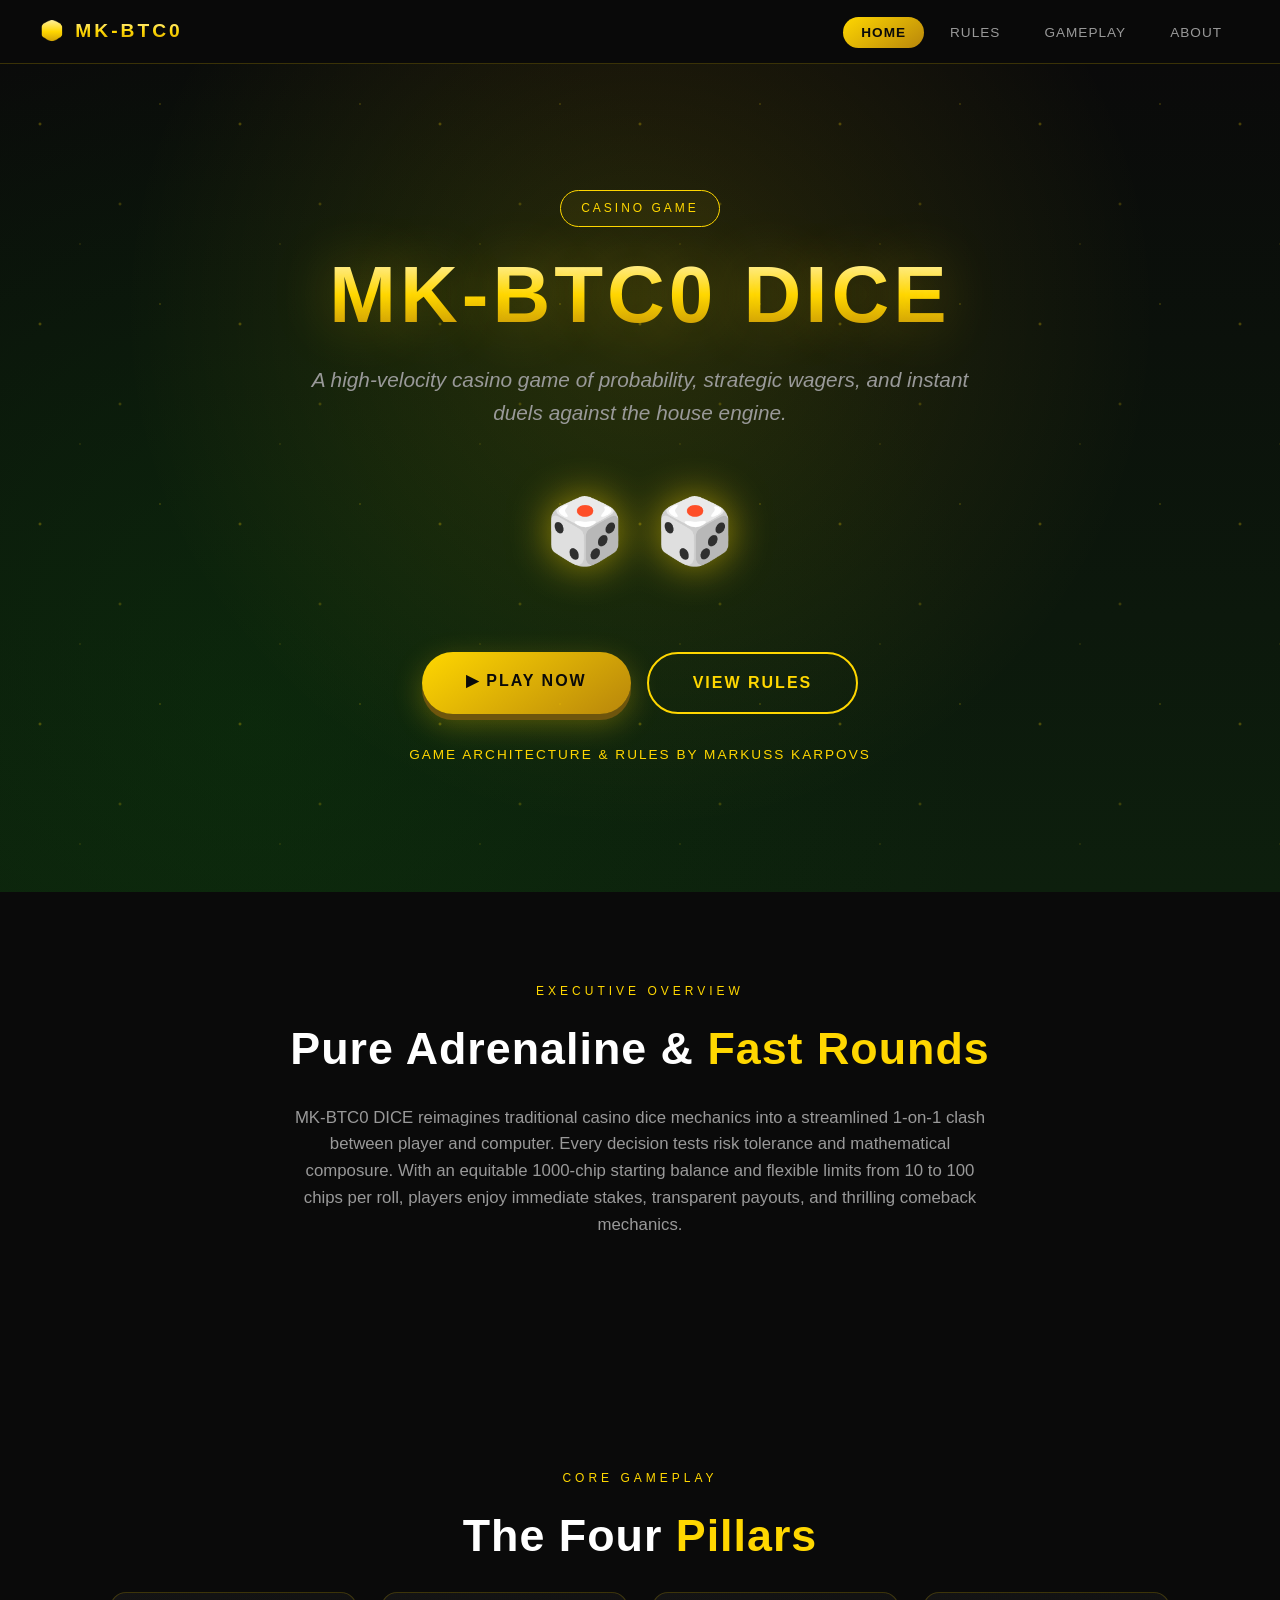
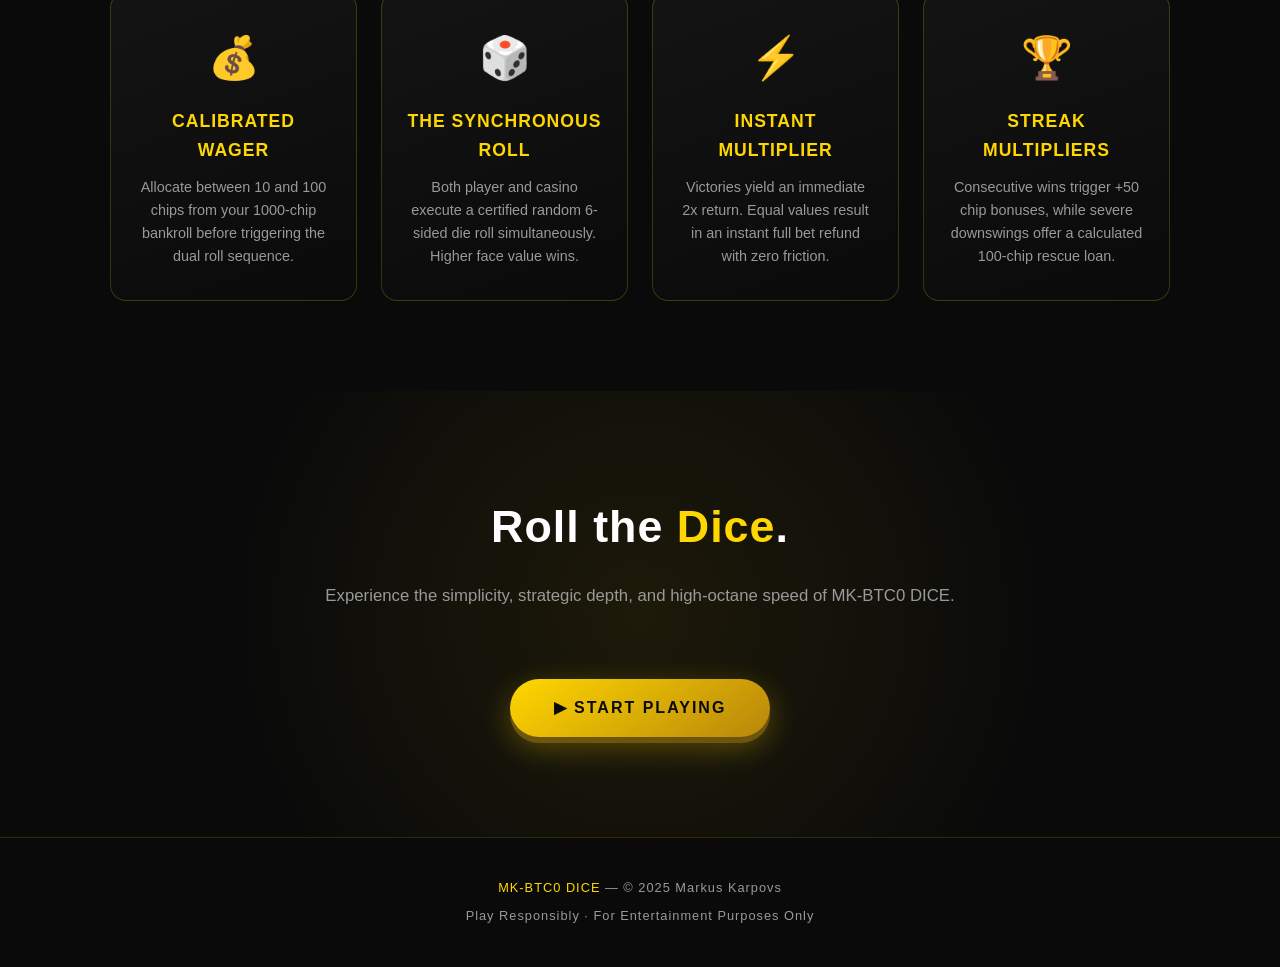
<file: index.html>
<!DOCTYPE html>
<html lang="en">
<head>
<meta charset="UTF-8">
<meta name="viewport" content="width=device-width, initial-scale=1.0">
<title>MK-BTC0 DICE — Casino Game</title>
<link rel="stylesheet" href="style.css">
</head>
<body>

<!-- NAVBAR -->
<nav class="navbar">
  <a href="index.html" class="logo">🎲 MK-BTC0</a>
  <ul>
    <li><a href="index.html" class="nav-link active">Home</a></li>
    <li><a href="rules.html" class="nav-link">Rules</a></li>
    <li><a href="gameplay.html" class="nav-link">Gameplay</a></li>
    <li><a href="about.html" class="nav-link">About</a></li>
  </ul>
</nav>

<!-- HERO -->
<div class="hero">
  <span class="hero-badge">Casino Game</span>
  <h1>MK-BTC0 DICE</h1>
  <p class="tagline">
    A high-velocity casino game of probability, strategic wagers,
    and instant duels against the house engine.
  </p>
  <div class="hero-dice">
    <span>🎲</span>
    <span>🎲</span>
  </div>
  <div class="btn-row">
    <a href="gameplay.html" class="cta-btn">▶ Play Now</a>
    <a href="rules.html" class="cta-btn outline">View Rules</a>
  </div>
  <p class="author">Game Architecture &amp; Rules by Markuss Karpovs</p>
</div>

<!-- OVERVIEW -->
<section>
  <span class="section-label">Executive Overview</span>
  <h2>Pure Adrenaline &amp; <span class="accent">Fast Rounds</span></h2>
  <p class="section-desc">
    MK-BTC0 DICE reimagines traditional casino dice mechanics into a streamlined
    1-on-1 clash between player and computer. Every decision tests risk tolerance
    and mathematical composure. With an equitable 1000-chip starting balance and
    flexible limits from 10 to 100 chips per roll, players enjoy immediate stakes,
    transparent payouts, and thrilling comeback mechanics.
  </p>
</section>

<!-- PILLARS -->
<section>
  <span class="section-label">Core Gameplay</span>
  <h2>The Four <span class="accent">Pillars</span></h2>
  <div class="pillars">
    <div class="pillar">
      <span class="icon">💰</span>
      <h3>Calibrated Wager</h3>
      <p>Allocate between 10 and 100 chips from your 1000-chip bankroll before triggering the dual roll sequence.</p>
    </div>
    <div class="pillar">
      <span class="icon">🎲</span>
      <h3>The Synchronous Roll</h3>
      <p>Both player and casino execute a certified random 6-sided die roll simultaneously. Higher face value wins.</p>
    </div>
    <div class="pillar">
      <span class="icon">⚡</span>
      <h3>Instant Multiplier</h3>
      <p>Victories yield an immediate 2x return. Equal values result in an instant full bet refund with zero friction.</p>
    </div>
    <div class="pillar">
      <span class="icon">🏆</span>
      <h3>Streak Multipliers</h3>
      <p>Consecutive wins trigger +50 chip bonuses, while severe downswings offer a calculated 100-chip rescue loan.</p>
    </div>
  </div>
</section>

<!-- CTA -->
<div class="cta-section">
  <h2>Roll the <span class="accent">Dice</span>.</h2>
  <p class="section-desc">
    Experience the simplicity, strategic depth, and high-octane speed of MK-BTC0 DICE.
  </p>
  <a href="gameplay.html" class="cta-btn">▶ Start Playing</a>
</div>

<footer>
  <p><span class="gold">MK-BTC0 DICE</span> — © 2025 Markus Karpovs</p>
  <p style="margin-top:8px;">Play Responsibly · For Entertainment Purposes Only</p>
</footer>

</body>
</html>
</file>
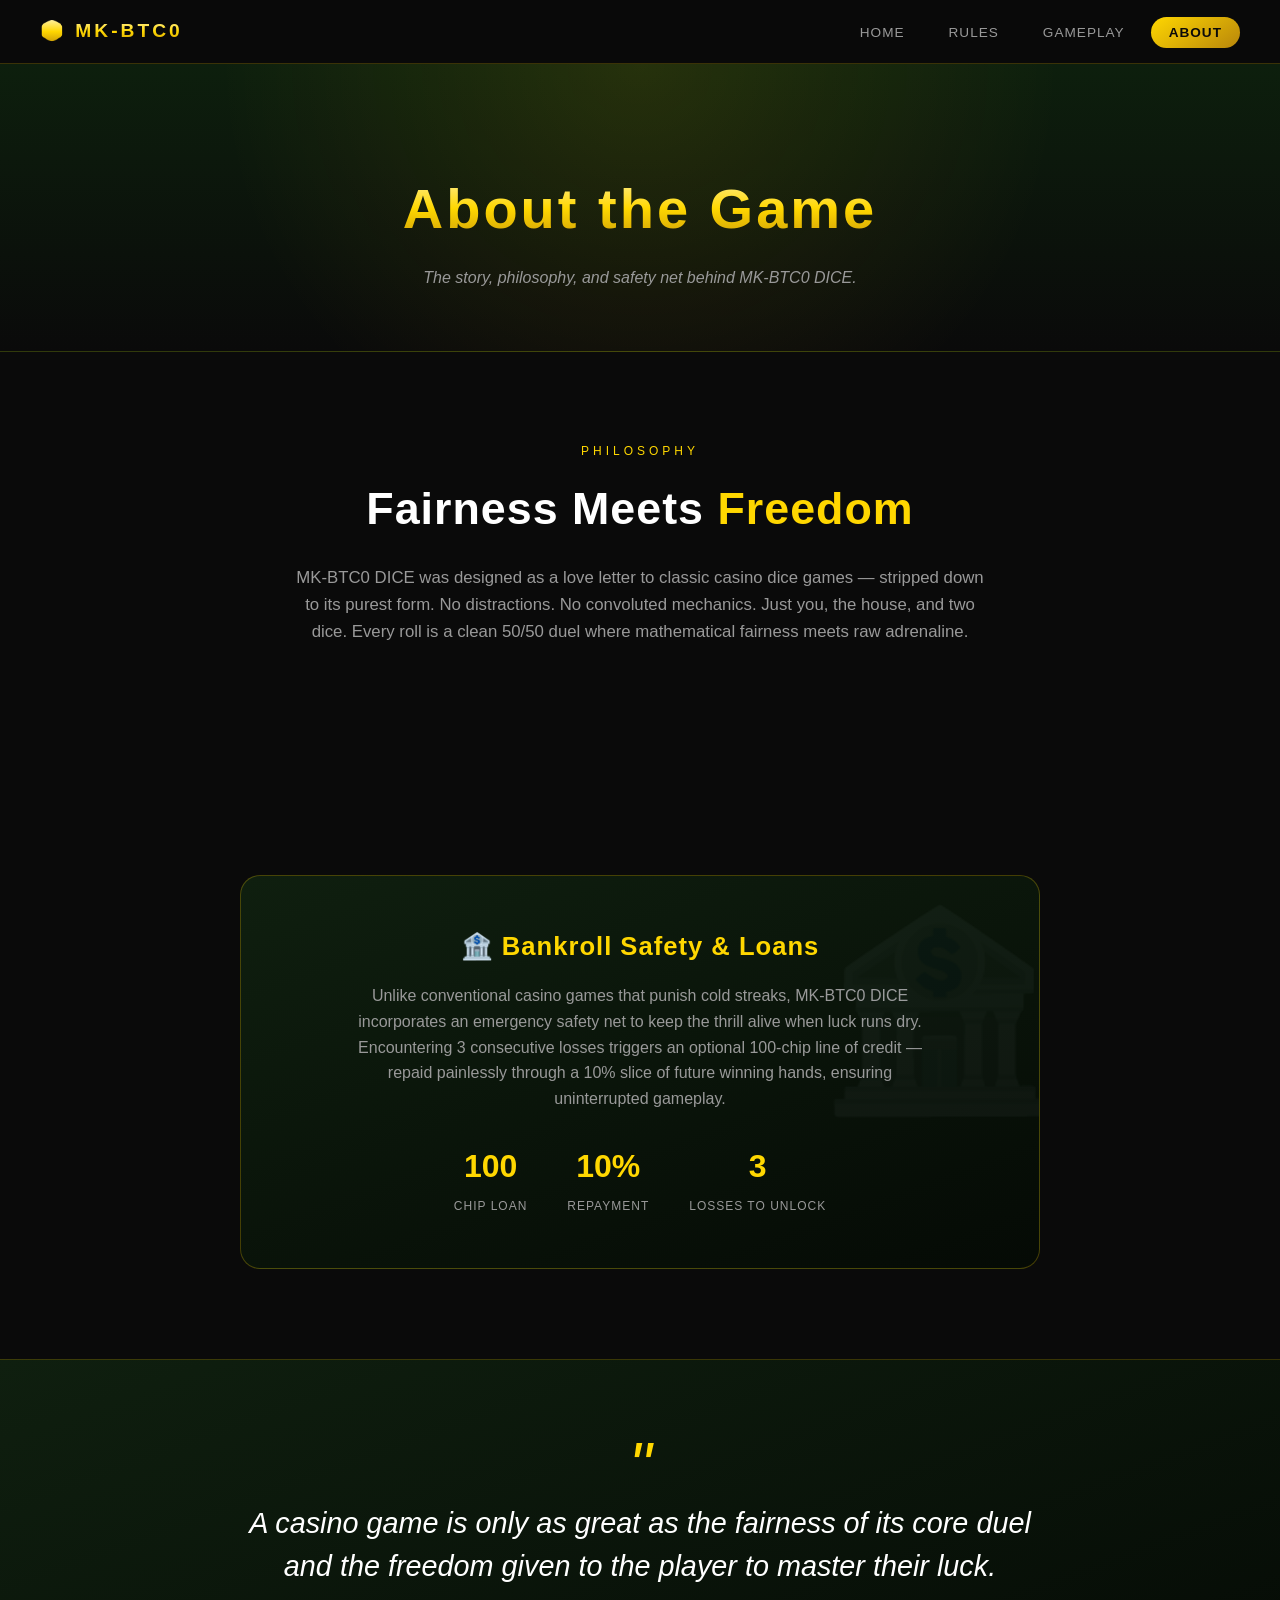
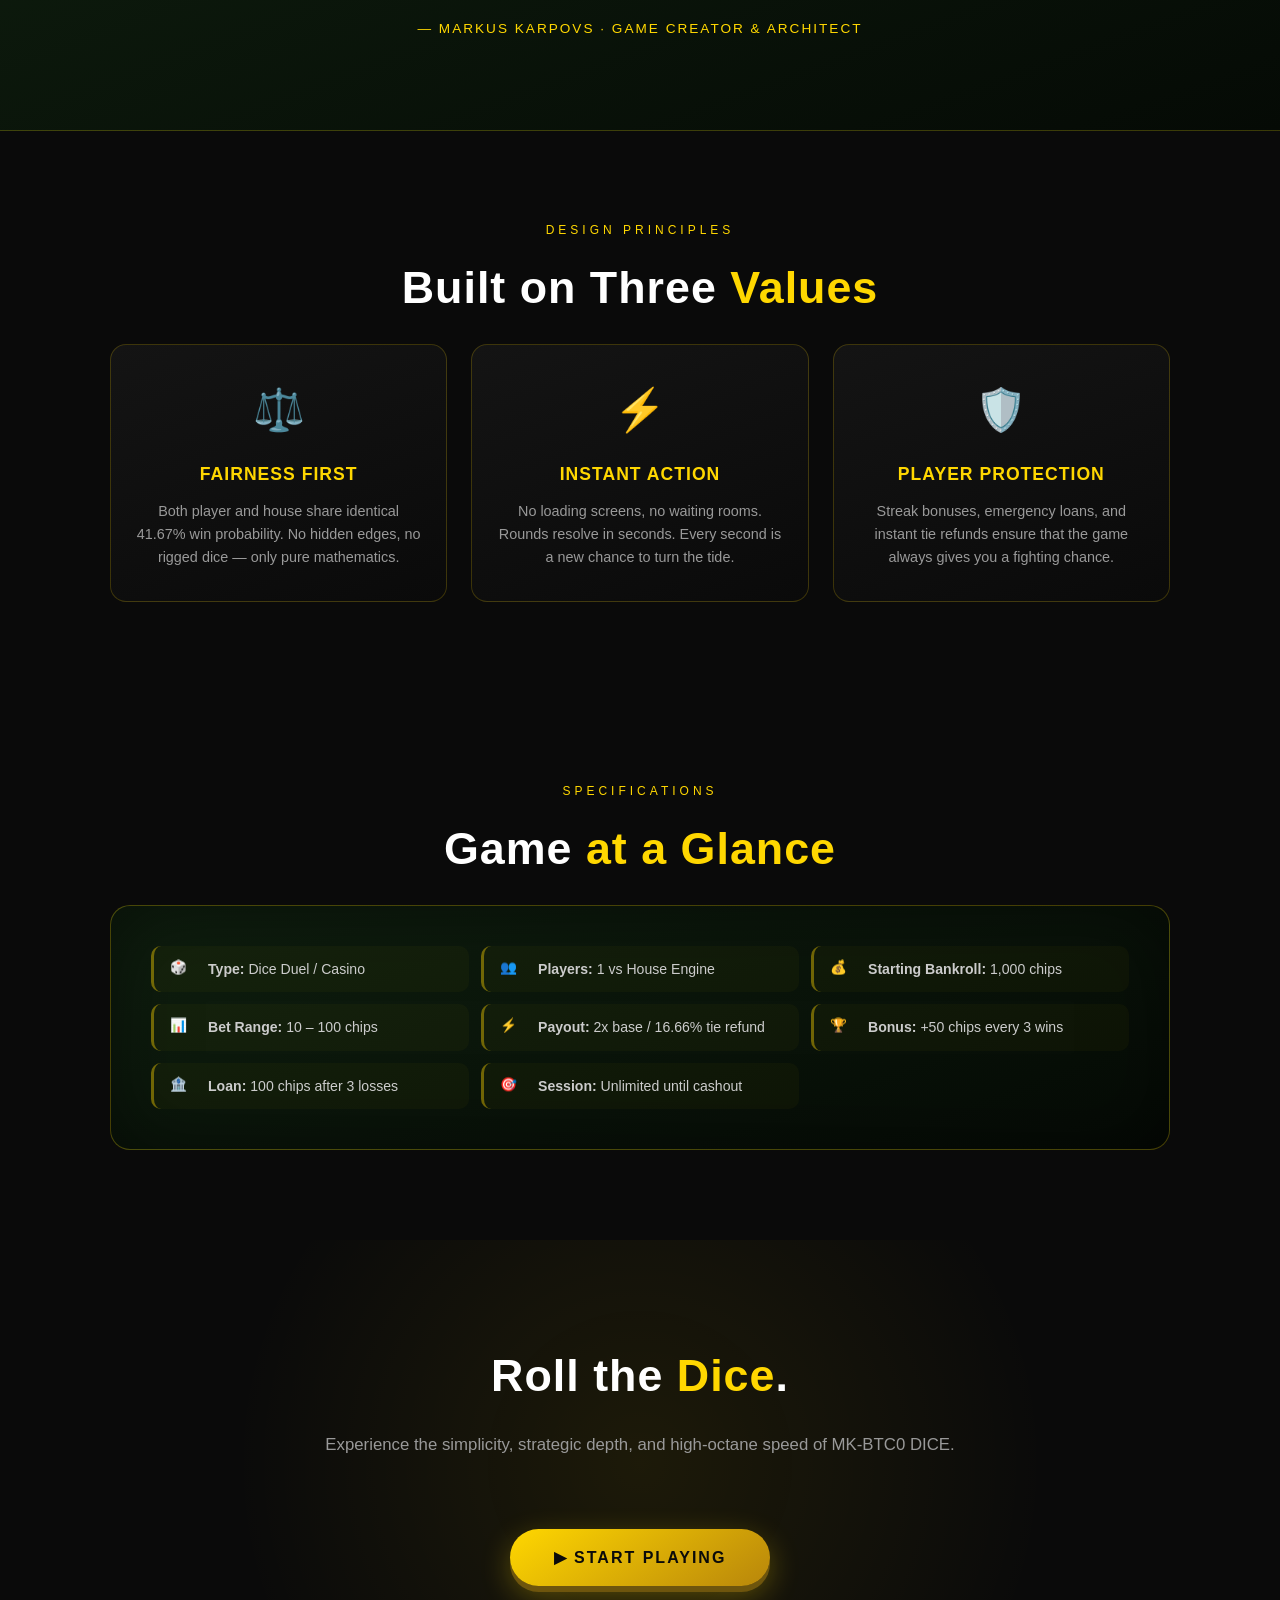
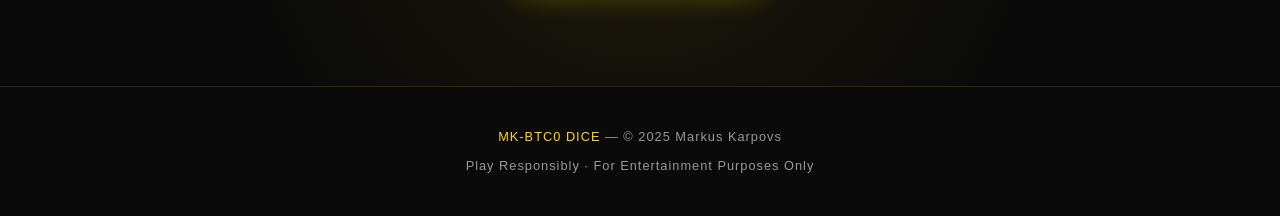
<file: about.html>
<!DOCTYPE html>
<html lang="en">
<head>
<meta charset="UTF-8">
<meta name="viewport" content="width=device-width, initial-scale=1.0">
<title>About — MK-BTC0 DICE</title>
<link rel="stylesheet" href="style.css">
</head>
<body>

<nav class="navbar">
  <a href="index.html" class="logo">🎲 MK-BTC0</a>
  <ul>
    <li><a href="index.html" class="nav-link">Home</a></li>
    <li><a href="rules.html" class="nav-link">Rules</a></li>
    <li><a href="gameplay.html" class="nav-link">Gameplay</a></li>
    <li><a href="about.html" class="nav-link active">About</a></li>
  </ul>
</nav>

<div class="page-header">
  <h1>About the Game</h1>
  <p>The story, philosophy, and safety net behind MK-BTC0 DICE.</p>
</div>

<!-- PHILOSOPHY -->
<section>
  <span class="section-label">Philosophy</span>
  <h2>Fairness Meets <span class="accent">Freedom</span></h2>
  <p class="section-desc">
    MK-BTC0 DICE was designed as a love letter to classic casino dice games —
    stripped down to its purest form. No distractions. No convoluted mechanics.
    Just you, the house, and two dice. Every roll is a clean 50/50 duel where
    mathematical fairness meets raw adrenaline.
  </p>
</section>

<!-- LOAN / SAFETY NET -->
<section>
  <div class="loan-card">
    <h3>🏦 Bankroll Safety &amp; Loans</h3>
    <p>
      Unlike conventional casino games that punish cold streaks, MK-BTC0 DICE
      incorporates an emergency safety net to keep the thrill alive when luck
      runs dry. Encountering 3 consecutive losses triggers an optional 100-chip
      line of credit — repaid painlessly through a 10% slice of future winning
      hands, ensuring uninterrupted gameplay.
    </p>
    <div class="loan-features">
      <div class="loan-feature">
        <span class="big">100</span>
        <span class="small">Chip Loan</span>
      </div>
      <div class="loan-feature">
        <span class="big">10%</span>
        <span class="small">Repayment</span>
      </div>
      <div class="loan-feature">
        <span class="big">3</span>
        <span class="small">Losses to Unlock</span>
      </div>
    </div>
  </div>
</section>

<!-- QUOTE -->
<div class="quote-section">
  <p class="quote">
    A casino game is only as great as the fairness of its core duel
    and the freedom given to the player to master their luck.
  </p>
  <p class="quote-author">— Markus Karpovs · Game Creator &amp; Architect</p>
</div>

<!-- DESIGN PRINCIPLES -->
<section>
  <span class="section-label">Design Principles</span>
  <h2>Built on Three <span class="accent">Values</span></h2>
  <div class="pillars">
    <div class="pillar">
      <span class="icon">⚖️</span>
      <h3>Fairness First</h3>
      <p>Both player and house share identical 41.67% win probability. No hidden edges, no rigged dice — only pure mathematics.</p>
    </div>
    <div class="pillar">
      <span class="icon">⚡</span>
      <h3>Instant Action</h3>
      <p>No loading screens, no waiting rooms. Rounds resolve in seconds. Every second is a new chance to turn the tide.</p>
    </div>
    <div class="pillar">
      <span class="icon">🛡️</span>
      <h3>Player Protection</h3>
      <p>Streak bonuses, emergency loans, and instant tie refunds ensure that the game always gives you a fighting chance.</p>
    </div>
  </div>
</section>

<!-- GAME SPECS -->
<section>
  <span class="section-label">Specifications</span>
  <h2>Game <span class="accent">at a Glance</span></h2>
  <div class="rules-wrapper">
    <div class="rules-grid">
      <div class="rule"><span class="num">🎲</span><span class="txt"><b>Type:</b> Dice Duel / Casino</span></div>
      <div class="rule"><span class="num">👥</span><span class="txt"><b>Players:</b> 1 vs House Engine</span></div>
      <div class="rule"><span class="num">💰</span><span class="txt"><b>Starting Bankroll:</b> 1,000 chips</span></div>
      <div class="rule"><span class="num">📊</span><span class="txt"><b>Bet Range:</b> 10 – 100 chips</span></div>
      <div class="rule"><span class="num">⚡</span><span class="txt"><b>Payout:</b> 2x base / 16.66% tie refund</span></div>
      <div class="rule"><span class="num">🏆</span><span class="txt"><b>Bonus:</b> +50 chips every 3 wins</span></div>
      <div class="rule"><span class="num">🏦</span><span class="txt"><b>Loan:</b> 100 chips after 3 losses</span></div>
      <div class="rule"><span class="num">🎯</span><span class="txt"><b>Session:</b> Unlimited until cashout</span></div>
    </div>
  </div>
</section>

<!-- CTA -->
<div class="cta-section">
  <h2>Roll the <span class="accent">Dice</span>.</h2>
  <p class="section-desc">
    Experience the simplicity, strategic depth, and high-octane speed of MK-BTC0 DICE.
  </p>
  <a href="gameplay.html" class="cta-btn">▶ Start Playing</a>
</div>

<footer>
  <p><span class="gold">MK-BTC0 DICE</span> — © 2025 Markus Karpovs</p>
  <p style="margin-top:8px;">Play Responsibly · For Entertainment Purposes Only</p>
</footer>

</body>
</html>
</file>
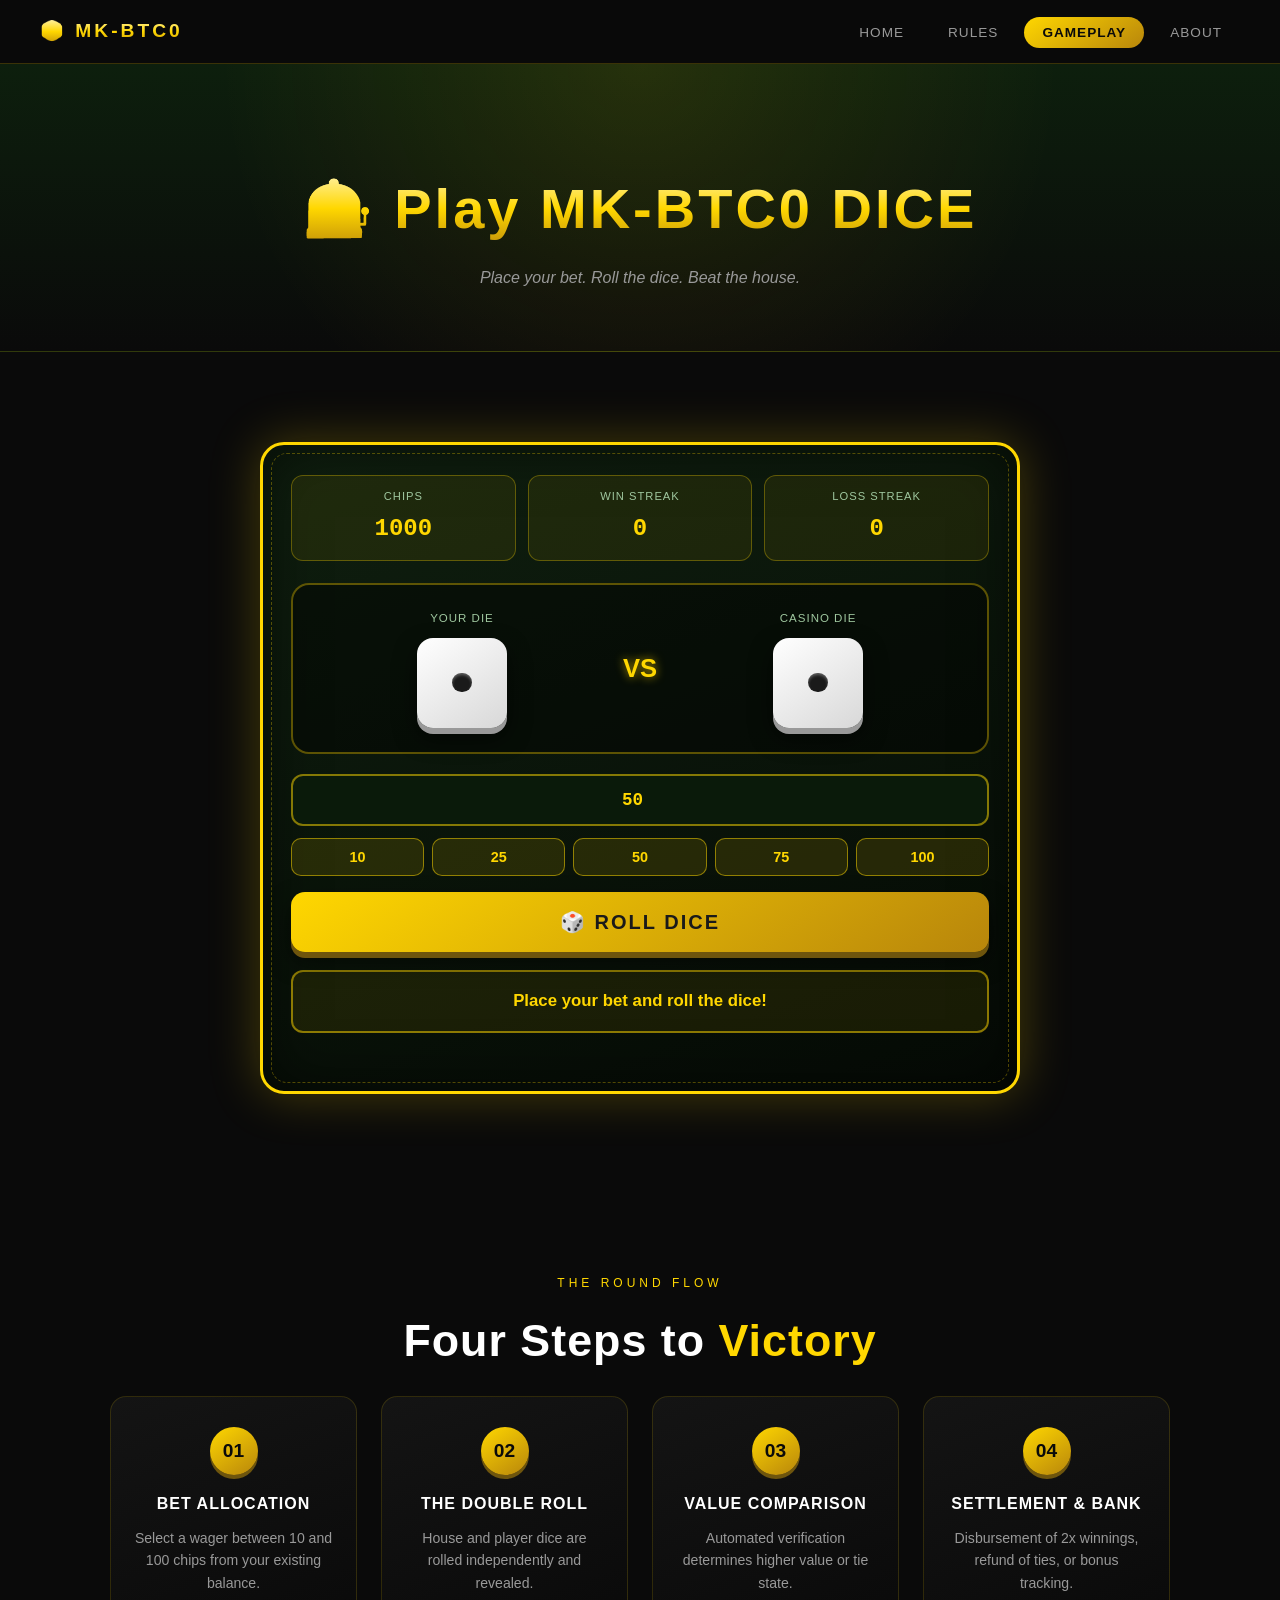
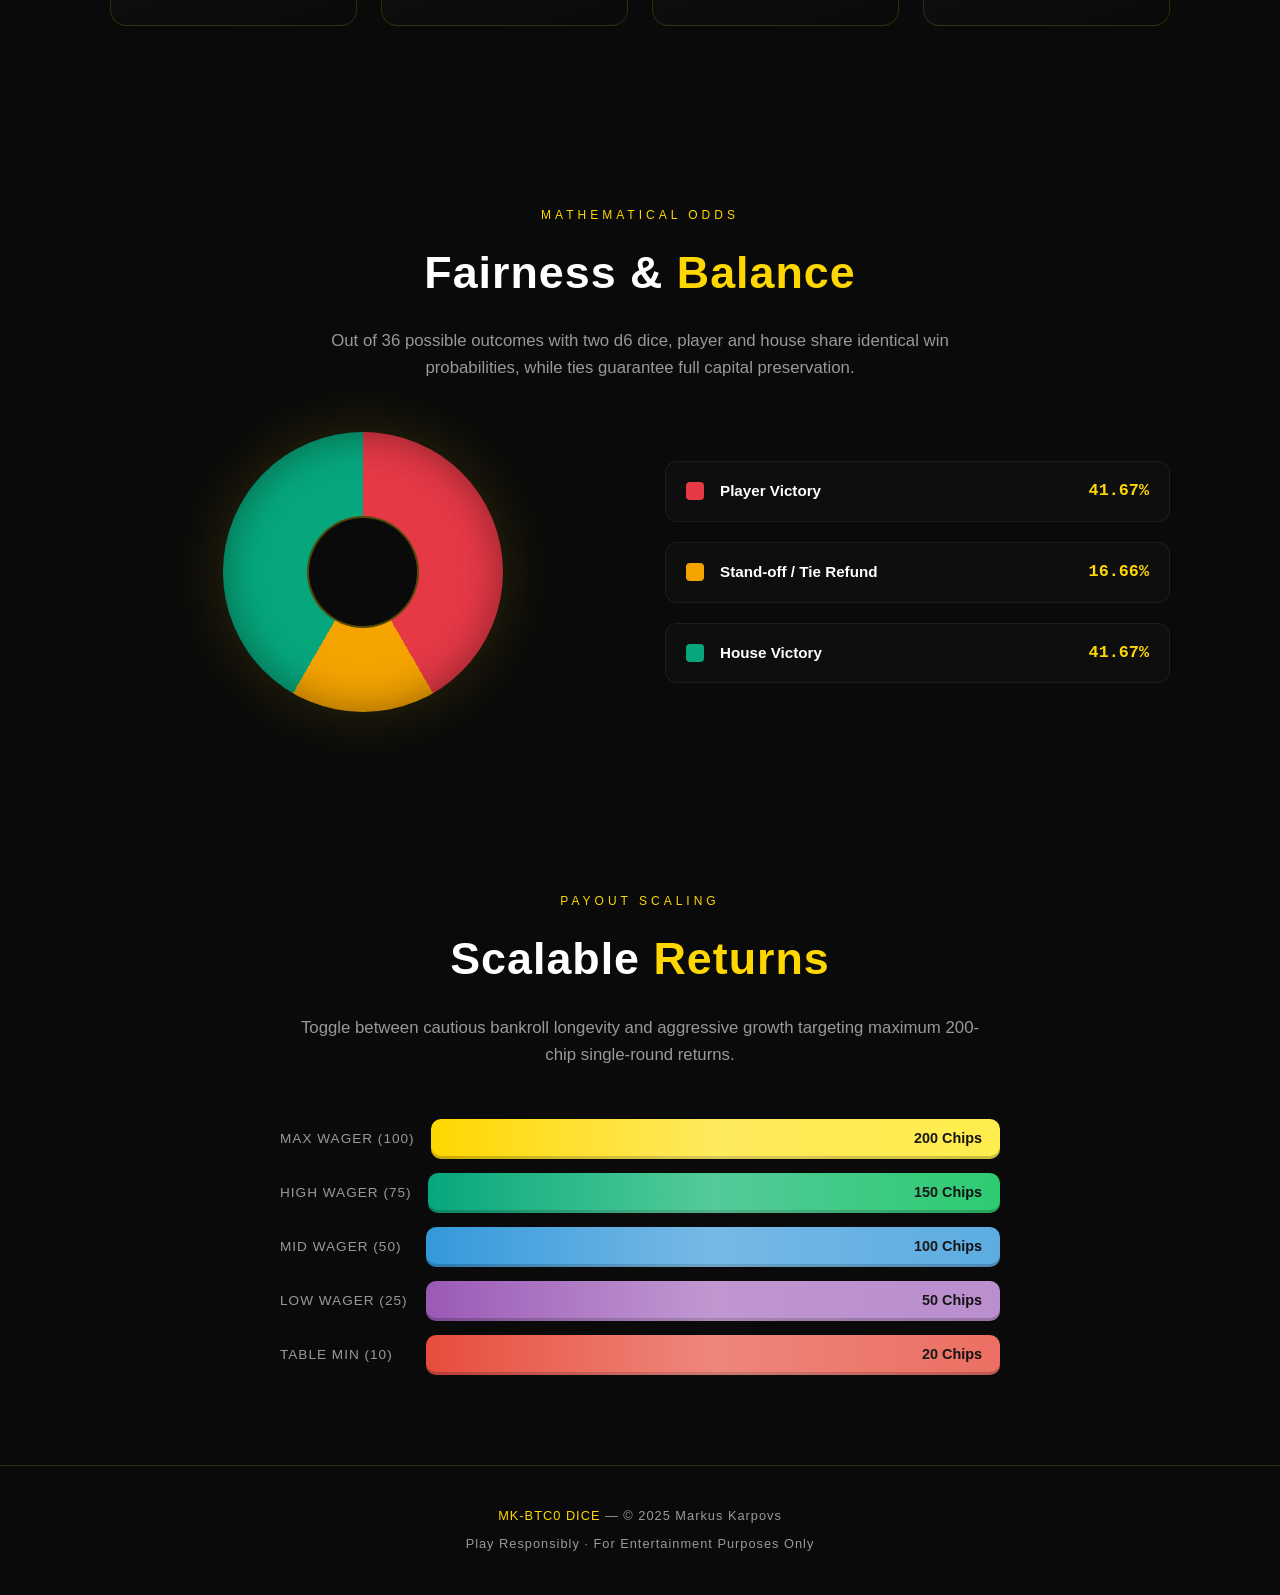
<file: gameplay.html>
<!DOCTYPE html>
<html lang="en">
<head>
<meta charset="UTF-8">
<meta name="viewport" content="width=device-width, initial-scale=1.0">
<title>Play — MK-BTC0 DICE</title>
<link rel="stylesheet" href="style.css">
<style>
  /* ===== GAME-SPECIFIC STYLES ===== */
  .game-container {
    max-width: 760px;
    margin: 0 auto;
    background: linear-gradient(160deg, #0f1f0f, #050a05);
    border: 3px solid var(--gold);
    border-radius: 24px;
    padding: 30px 28px;
    box-shadow: 0 0 50px rgba(255, 215, 0, 0.25),
                inset 0 0 60px rgba(0, 0, 0, 0.6);
    position: relative;
  }

  .game-container::before {
    content: '';
    position: absolute;
    inset: 8px;
    border: 1px dashed rgba(255, 215, 0, 0.3);
    border-radius: 16px;
    pointer-events: none;
  }

  .game-stats {
    display: grid;
    grid-template-columns: repeat(3, 1fr);
    gap: 12px;
    margin-bottom: 22px;
  }

  .game-stat {
    background: rgba(255, 215, 0, 0.07);
    border: 1px solid rgba(255, 215, 0, 0.3);
    border-radius: 12px;
    padding: 12px;
    text-align: center;
  }

  .game-stat .label {
    font-size: 0.7rem;
    text-transform: uppercase;
    letter-spacing: 1px;
    color: #9fc79f;
  }

  .game-stat .value {
    font-size: 1.5rem;
    font-weight: 900;
    color: var(--gold);
    margin-top: 4px;
    font-family: monospace;
  }

  .dice-arena {
    display: flex;
    justify-content: space-around;
    align-items: center;
    background: rgba(0, 0, 0, 0.4);
    border: 2px solid rgba(255, 215, 0, 0.35);
    border-radius: 18px;
    padding: 24px 16px;
    margin-bottom: 20px;
  }

  .dice-slot { text-align: center; flex: 1; }

  .dice-slot .who {
    font-size: 0.72rem;
    text-transform: uppercase;
    letter-spacing: 1px;
    color: #9fc79f;
    margin-bottom: 10px;
  }

  .die {
    width: 90px;
    height: 90px;
    margin: 0 auto;
    background: linear-gradient(145deg, #ffffff, #d8d8d8);
    border-radius: 16px;
    display: grid;
    grid-template-columns: repeat(3, 1fr);
    grid-template-rows: repeat(3, 1fr);
    padding: 12px;
    gap: 4px;
    box-shadow: 0 6px 0 #999, 0 10px 22px rgba(0, 0, 0, 0.6);
    transition: transform 0.3s ease;
  }

  .die.rolling { animation: shake 0.4s ease infinite; }

  @keyframes shake {
    0%, 100% { transform: rotate(0deg) translateY(0); }
    25% { transform: rotate(-8deg) translateY(-4px); }
    75% { transform: rotate(8deg) translateY(4px); }
  }

  .pip { border-radius: 50%; background: transparent; }
  .pip.on {
    background: #1a1a1a;
    box-shadow: inset 0 2px 3px rgba(255, 255, 255, 0.3);
  }

  .vs-tag {
    font-size: 1.6rem;
    font-weight: 900;
    color: var(--gold);
    padding: 0 8px;
    text-shadow: 0 0 10px rgba(255, 215, 0, 0.7);
  }

  .bet-row {
    display: flex;
    gap: 10px;
    margin-bottom: 12px;
  }

  .bet-row input {
    flex: 1;
    padding: 14px;
    background: #0a1a0a;
    border: 2px solid rgba(255, 215, 0, 0.5);
    border-radius: 12px;
    color: var(--gold);
    font-size: 1.1rem;
    font-weight: 900;
    text-align: center;
    outline: none;
    font-family: monospace;
  }

  .bet-row input:focus {
    border-color: var(--gold);
    box-shadow: 0 0 12px rgba(255, 215, 0, 0.4);
  }

  .quick-bet-row {
    display: flex;
    gap: 8px;
    margin-bottom: 16px;
    flex-wrap: wrap;
  }

  .quick-bet-row button {
    flex: 1;
    min-width: 60px;
    padding: 10px;
    background: rgba(255, 215, 0, 0.12);
    border: 1px solid rgba(255, 215, 0, 0.5);
    border-radius: 10px;
    color: var(--gold);
    font-weight: 900;
    cursor: pointer;
    transition: all 0.2s;
    font-size: 0.9rem;
  }

  .quick-bet-row button:hover {
    background: rgba(255, 215, 0, 0.3);
    transform: translateY(-2px);
  }

  .roll-btn {
    width: 100%;
    padding: 18px;
    font-size: 1.25rem;
    font-weight: 900;
    letter-spacing: 2px;
    text-transform: uppercase;
    background: linear-gradient(145deg, #ffd700, #b8860b);
    color: #1a1a1a;
    border: none;
    border-radius: 14px;
    cursor: pointer;
    box-shadow: 0 6px 0 #6e550d, 0 10px 22px rgba(0, 0, 0, 0.5);
    transition: all 0.15s;
  }

  .roll-btn:hover:not(:disabled) {
    transform: translateY(-2px);
    box-shadow: 0 8px 0 #6e550d, 0 14px 26px rgba(0, 0, 0, 0.6);
  }

  .roll-btn:active:not(:disabled) {
    transform: translateY(4px);
    box-shadow: 0 2px 0 #6e550d;
  }

  .roll-btn:disabled { opacity: 0.5; cursor: not-allowed; }

  .result-box {
    margin-top: 18px;
    padding: 16px;
    border-radius: 12px;
    text-align: center;
    font-size: 1.05rem;
    font-weight: 700;
    min-height: 56px;
    display: flex;
    align-items: center;
    justify-content: center;
    transition: all 0.3s;
  }

  .result-box.win {
    background: rgba(40, 167, 69, 0.18);
    border: 2px solid #28a745;
    color: #5eff7a;
  }

  .result-box.lose {
    background: rgba(220, 53, 69, 0.18);
    border: 2px solid #dc3545;
    color: #ff7a88;
  }

  .result-box.tie {
    background: rgba(255, 193, 7, 0.15);
    border: 2px solid #ffc107;
    color: #ffd766;
  }

  .result-box.info {
    background: rgba(255, 215, 0, 0.08);
    border: 2px solid rgba(255, 215, 0, 0.5);
    color: var(--gold);
  }

  .streak-msg {
    text-align: center;
    font-size: 0.8rem;
    color: #9fc79f;
    margin-top: 10px;
    min-height: 18px;
    letter-spacing: 1px;
  }

  @media (max-width: 520px) {
    .die { width: 70px; height: 70px; padding: 9px; }
    .game-stat .value { font-size: 1.15rem; }
    .game-container { padding: 20px 16px; }
  }
</style>
</head>
<body>

<nav class="navbar">
  <a href="index.html" class="logo">🎲 MK-BTC0</a>
  <ul>
    <li><a href="index.html" class="nav-link">Home</a></li>
    <li><a href="rules.html" class="nav-link">Rules</a></li>
    <li><a href="gameplay.html" class="nav-link active">Gameplay</a></li>
    <li><a href="about.html" class="nav-link">About</a></li>
  </ul>
</nav>

<div class="page-header">
  <h1>🎰 Play MK-BTC0 DICE</h1>
  <p>Place your bet. Roll the dice. Beat the house.</p>
</div>

<!-- ===== GAME ===== -->
<section>
  <div class="game-container">

    <!-- STATS -->
    <div class="game-stats">
      <div class="game-stat">
        <div class="label">Chips</div>
        <div class="value" id="chipsVal">1000</div>
      </div>
      <div class="game-stat">
        <div class="label">Win Streak</div>
        <div class="value" id="winStreakVal">0</div>
      </div>
      <div class="game-stat">
        <div class="label">Loss Streak</div>
        <div class="value" id="lossStreakVal">0</div>
      </div>
    </div>

    <!-- DICE -->
    <div class="dice-arena">
      <div class="dice-slot">
        <div class="who">Your Die</div>
        <div class="die" id="playerDie"></div>
      </div>
      <div class="vs-tag">VS</div>
      <div class="dice-slot">
        <div class="who">Casino Die</div>
        <div class="die" id="casinoDie"></div>
      </div>
    </div>

    <!-- BET INPUT -->
    <div class="bet-row">
      <input type="number" id="betInput" value="50" min="10" max="100" step="10">
    </div>

    <!-- QUICK BETS -->
    <div class="quick-bet-row">
      <button onclick="setBet(10)">10</button>
      <button onclick="setBet(25)">25</button>
      <button onclick="setBet(50)">50</button>
      <button onclick="setBet(75)">75</button>
      <button onclick="setBet(100)">100</button>
    </div>

    <!-- ROLL BUTTON -->
    <button class="roll-btn" id="rollBtn" onclick="playRound()">🎲 ROLL DICE</button>

    <!-- RESULT -->
    <div class="result-box info" id="resultBox">Place your bet and roll the dice!</div>
    <div class="streak-msg" id="streakMsg"></div>
  </div>
</section>

<!-- INFO SECTION -->
<section>
  <span class="section-label">The Round Flow</span>
  <h2>Four Steps to <span class="accent">Victory</span></h2>
  <div class="steps">
    <div class="step">
      <div class="number">01</div>
      <h3>Bet Allocation</h3>
      <p>Select a wager between 10 and 100 chips from your existing balance.</p>
    </div>
    <div class="step">
      <div class="number">02</div>
      <h3>The Double Roll</h3>
      <p>House and player dice are rolled independently and revealed.</p>
    </div>
    <div class="step">
      <div class="number">03</div>
      <h3>Value Comparison</h3>
      <p>Automated verification determines higher value or tie state.</p>
    </div>
    <div class="step">
      <div class="number">04</div>
      <h3>Settlement &amp; Bank</h3>
      <p>Disbursement of 2x winnings, refund of ties, or bonus tracking.</p>
    </div>
  </div>
</section>

<!-- ODDS -->
<section>
  <span class="section-label">Mathematical Odds</span>
  <h2>Fairness &amp; <span class="accent">Balance</span></h2>
  <p class="section-desc">
    Out of 36 possible outcomes with two d6 dice, player and house share identical
    win probabilities, while ties guarantee full capital preservation.
  </p>

  <div class="odds-container">
    <div class="pie-chart"></div>
    <div class="odds-legend">
      <div class="legend-item">
        <div class="legend-color" style="background:#e63946;"></div>
        <span class="label">Player Victory</span>
        <span class="value">41.67%</span>
      </div>
      <div class="legend-item">
        <div class="legend-color" style="background:#f4a300;"></div>
        <span class="label">Stand-off / Tie Refund</span>
        <span class="value">16.66%</span>
      </div>
      <div class="legend-item">
        <div class="legend-color" style="background:#06a77d;"></div>
        <span class="label">House Victory</span>
        <span class="value">41.67%</span>
      </div>
    </div>
  </div>
</section>

<!-- PAYOUT BARS -->
<section>
  <span class="section-label">Payout Scaling</span>
  <h2>Scalable <span class="accent">Returns</span></h2>
  <p class="section-desc">
    Toggle between cautious bankroll longevity and aggressive growth targeting
    maximum 200-chip single-round returns.
  </p>

  <div class="bet-bars">
    <div class="bet-bar">
      <span class="label">Max Wager (100)</span>
      <div class="bar bar-max">200 Chips</div>
    </div>
    <div class="bet-bar">
      <span class="label">High Wager (75)</span>
      <div class="bar bar-high">150 Chips</div>
    </div>
    <div class="bet-bar">
      <span class="label">Mid Wager (50)</span>
      <div class="bar bar-mid">100 Chips</div>
    </div>
    <div class="bet-bar">
      <span class="label">Low Wager (25)</span>
      <div class="bar bar-low">50 Chips</div>
    </div>
    <div class="bet-bar">
      <span class="label">Table Min (10)</span>
      <div class="bar bar-min">20 Chips</div>
    </div>
  </div>
</section>

<footer>
  <p><span class="gold">MK-BTC0 DICE</span> — © 2025 Markus Karpovs</p>
  <p style="margin-top:8px;">Play Responsibly · For Entertainment Purposes Only</p>
</footer>

<script>
  // ===== GAME STATE =====
  let chips = 1000;
  let winStreak = 0;
  let lossStreak = 0;
  let loanUsed = false;
  let rolling = false;

  // ===== DOM =====
  const chipsVal = document.getElementById('chipsVal');
  const winStreakVal = document.getElementById('winStreakVal');
  const lossStreakVal = document.getElementById('lossStreakVal');
  const betInput = document.getElementById('betInput');
  const rollBtn = document.getElementById('rollBtn');
  const resultBox = document.getElementById('resultBox');
  const streakMsg = document.getElementById('streakMsg');
  const playerDie = document.getElementById('playerDie');
  const casinoDie = document.getElementById('casinoDie');

  // ===== DICE PATTERNS (1..9 in 3x3 grid) =====
  const DICE_PATTERNS = {
    1: [5],
    2: [1, 9],
    3: [1, 5, 9],
    4: [1, 3, 7, 9],
    5: [1, 3, 5, 7, 9],
    6: [1, 3, 4, 6, 7, 9]
  };

  function renderDie(el, value) {
    el.innerHTML = '';
    const on = DICE_PATTERNS[value] || [];
    for (let i = 1; i <= 9; i++) {
      const pip = document.createElement('div');
      pip.className = 'pip' + (on.includes(i) ? ' on' : '');
      el.appendChild(pip);
    }
  }

  function setBet(v) { betInput.value = v; }

  function updateUI() {
    chipsVal.textContent = chips;
    winStreakVal.textContent = winStreak;
    lossStreakVal.textContent = lossStreak;
  }

  function setResult(text, type) {
    resultBox.textContent = text;
    resultBox.className = 'result-box ' + type;
  }

  function randomDie() { return Math.floor(Math.random() * 6) + 1; }
  function sleep(ms) { return new Promise(r => setTimeout(r, ms)); }

  // ===== MAIN GAME LOOP =====
  async function playRound() {
    if (rolling) return;

    let bet = parseInt(betInput.value, 10);

    // Validate
    if (isNaN(bet) || bet < 10 || bet > 100) {
      setResult('❌ Bet must be between 10 and 100 chips!', 'lose');
      return;
    }

    if (bet > chips) {
      if (!loanUsed && chips < 10) {
        loanUsed = true;
        chips += 100;
        updateUI();
        setResult('🏦 Emergency loan granted: +100 chips!', 'info');
        await sleep(1200);
      } else {
        setResult('❌ Not enough chips!', 'lose');
        return;
      }
    }

    let loanRepay = (loanUsed && chips > 0) ? Math.floor(bet * 0.1) : 0;

    rolling = true;
    rollBtn.disabled = true;

    chips -= bet;
    updateUI();

    // Animation
    playerDie.classList.add('rolling');
    casinoDie.classList.add('rolling');
    setResult('🎲 Rolling...', 'info');

    for (let i = 0; i < 12; i++) {
      renderDie(playerDie, randomDie());
      renderDie(casinoDie, randomDie());
      await sleep(70);
    }

    const p = randomDie();
    const c = randomDie();
    renderDie(playerDie, p);
    renderDie(casinoDie, c);
    playerDie.classList.remove('rolling');
    casinoDie.classList.remove('rolling');

    await sleep(300);

    // RESOLVE
    let msg = '';
    let type = '';

    if (p > c) {
      let winAmount = bet * 2;
      winStreak++;
      lossStreak = 0;

      let bonus = 0;
      if (winStreak % 3 === 0) {
        bonus = 50;
        msg = `🔥 3 wins in a row! +50 BONUS! `;
      }

      chips += winAmount + bonus;

      let repayMsg = '';
      if (loanUsed && loanRepay > 0) {
        chips -= loanRepay;
        repayMsg = ` (Loan repay: -${loanRepay})`;
      }

      msg += `🏆 You win! ${p} > ${c} → +${winAmount}${bonus ? ' +50' : ''}${repayMsg}`;
      type = 'win';

    } else if (p < c) {
      lossStreak++;
      winStreak = 0;
      msg = `❌ You lose! ${p} < ${c} → -${bet} chips`;
      type = 'lose';

    } else {
      chips += bet;
      msg = `🤝 Tie! ${p} = ${c} → bet returned`;
      type = 'tie';
    }

    updateUI();

    // Bankruptcy
    if (chips < 10) {
      if (!loanUsed) {
        loanUsed = true;
        chips += 100;
        updateUI();
        msg += ' | 🏦 Emergency loan: +100 chips!';
      } else {
        msg += ' | 💀 GAME OVER — bankrupt!';
        rollBtn.disabled = true;
        rollBtn.textContent = '💀 GAME OVER';
        setResult(msg, 'lose');
        rolling = false;
        return;
      }
    }

    setResult(msg, type);
    streakMsg.textContent = `Win streak: ${winStreak} | Loss streak: ${lossStreak}`;

    rolling = false;
    rollBtn.disabled = false;
  }

  // Enter key to roll
  betInput.addEventListener('keydown', (e) => {
    if (e.key === 'Enter') playRound();
  });

  // Init
  updateUI();
  renderDie(playerDie, 1);
  renderDie(casinoDie, 1);
</script>

</body>
</html>
</file>
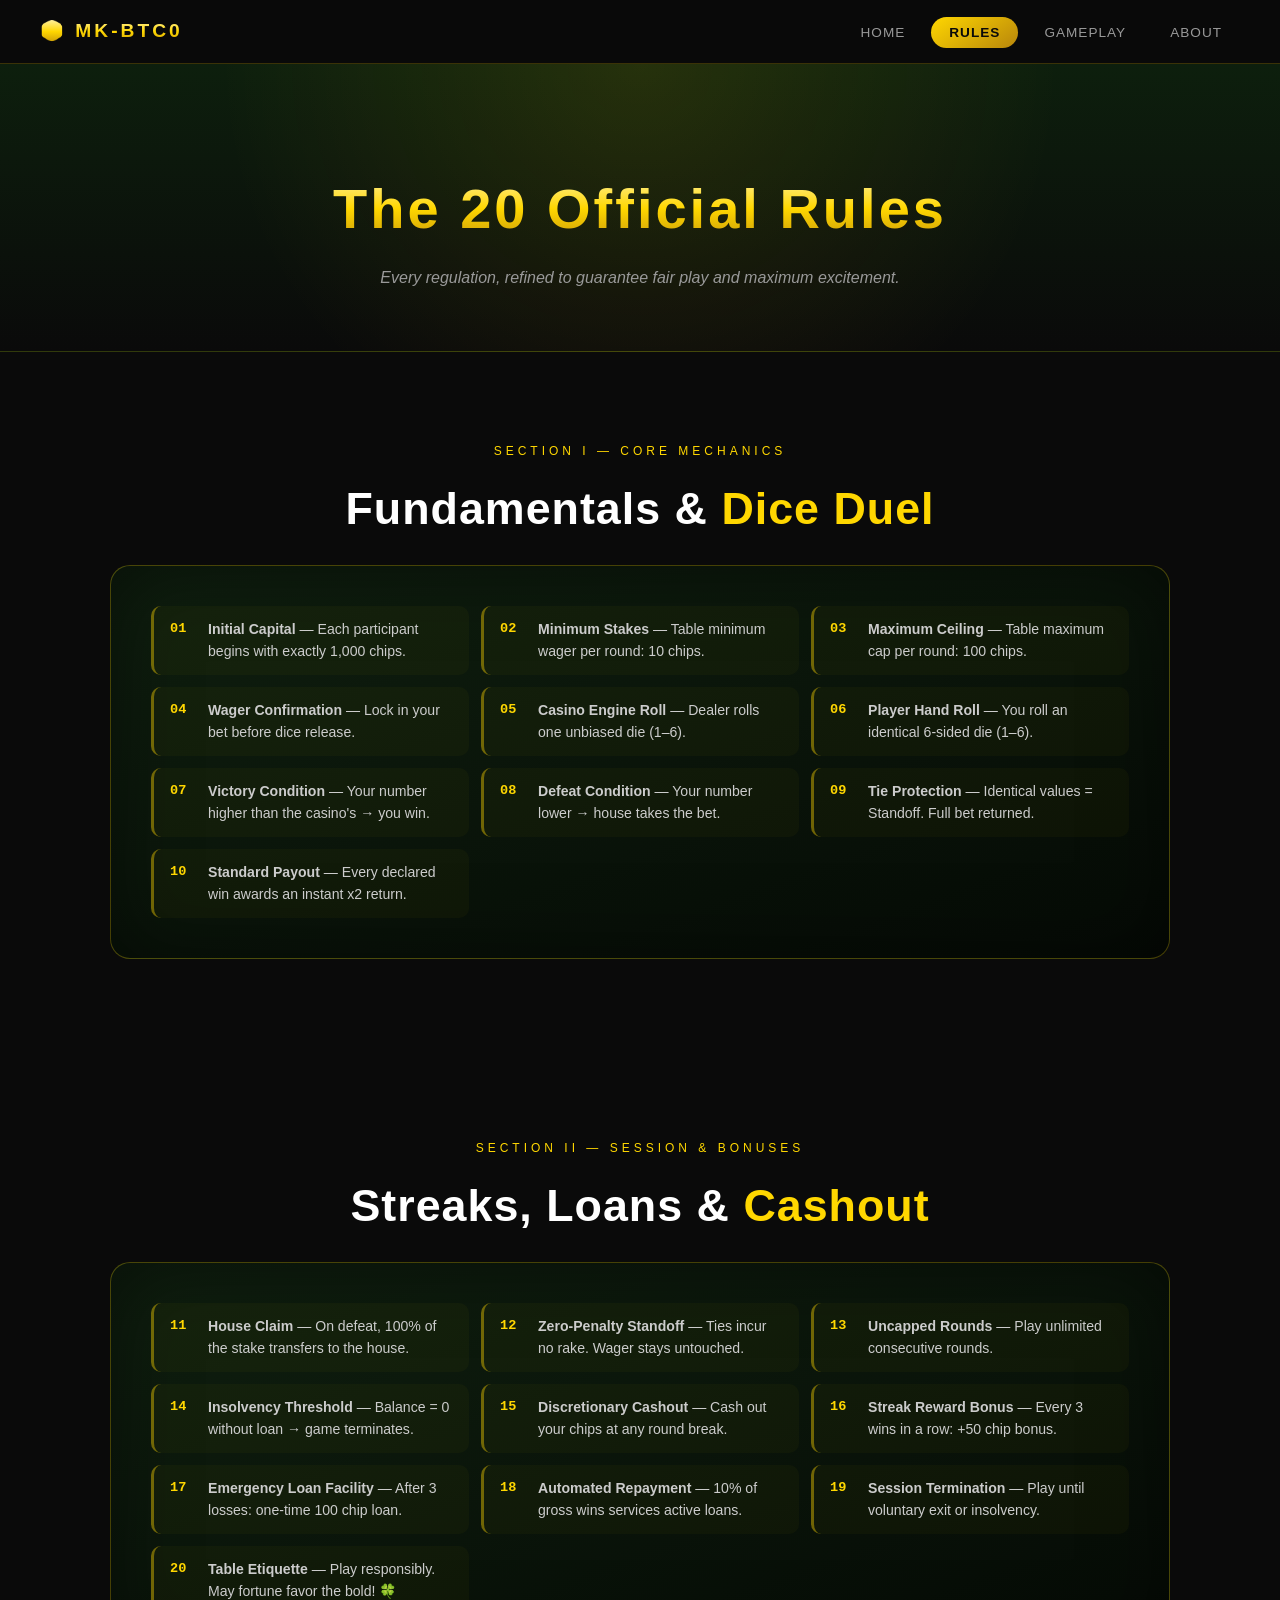
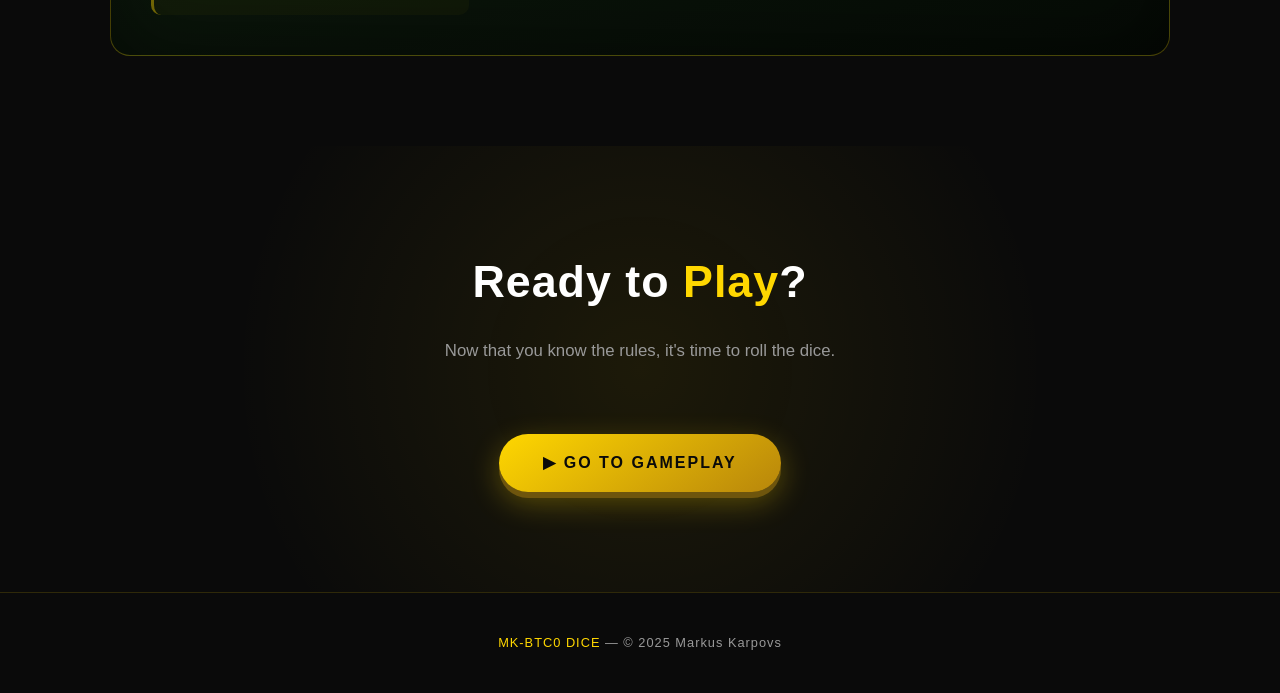
<file: rules.html>
<!DOCTYPE html>
<html lang="en">
<head>
<meta charset="UTF-8">
<meta name="viewport" content="width=device-width, initial-scale=1.0">
<title>Rules — MK-BTC0 DICE</title>
<link rel="stylesheet" href="style.css">
</head>
<body>

<nav class="navbar">
  <a href="index.html" class="logo">🎲 MK-BTC0</a>
  <ul>
    <li><a href="index.html" class="nav-link">Home</a></li>
    <li><a href="rules.html" class="nav-link active">Rules</a></li>
    <li><a href="gameplay.html" class="nav-link">Gameplay</a></li>
    <li><a href="about.html" class="nav-link">About</a></li>
  </ul>
</nav>

<div class="page-header">
  <h1>The 20 Official Rules</h1>
  <p>Every regulation, refined to guarantee fair play and maximum excitement.</p>
</div>

<section>
  <span class="section-label">Section I — Core Mechanics</span>
  <h2>Fundamentals &amp; <span class="accent">Dice Duel</span></h2>

  <div class="rules-wrapper">
    <div class="rules-grid">
      <div class="rule"><span class="num">01</span><span class="txt"><b>Initial Capital</b> — Each participant begins with exactly 1,000 chips.</span></div>
      <div class="rule"><span class="num">02</span><span class="txt"><b>Minimum Stakes</b> — Table minimum wager per round: 10 chips.</span></div>
      <div class="rule"><span class="num">03</span><span class="txt"><b>Maximum Ceiling</b> — Table maximum cap per round: 100 chips.</span></div>
      <div class="rule"><span class="num">04</span><span class="txt"><b>Wager Confirmation</b> — Lock in your bet before dice release.</span></div>
      <div class="rule"><span class="num">05</span><span class="txt"><b>Casino Engine Roll</b> — Dealer rolls one unbiased die (1–6).</span></div>
      <div class="rule"><span class="num">06</span><span class="txt"><b>Player Hand Roll</b> — You roll an identical 6-sided die (1–6).</span></div>
      <div class="rule"><span class="num">07</span><span class="txt"><b>Victory Condition</b> — Your number higher than the casino's → you win.</span></div>
      <div class="rule"><span class="num">08</span><span class="txt"><b>Defeat Condition</b> — Your number lower → house takes the bet.</span></div>
      <div class="rule"><span class="num">09</span><span class="txt"><b>Tie Protection</b> — Identical values = Standoff. Full bet returned.</span></div>
      <div class="rule"><span class="num">10</span><span class="txt"><b>Standard Payout</b> — Every declared win awards an instant x2 return.</span></div>
    </div>
  </div>
</section>

<section>
  <span class="section-label">Section II — Session &amp; Bonuses</span>
  <h2>Streaks, Loans &amp; <span class="accent">Cashout</span></h2>

  <div class="rules-wrapper">
    <div class="rules-grid">
      <div class="rule"><span class="num">11</span><span class="txt"><b>House Claim</b> — On defeat, 100% of the stake transfers to the house.</span></div>
      <div class="rule"><span class="num">12</span><span class="txt"><b>Zero-Penalty Standoff</b> — Ties incur no rake. Wager stays untouched.</span></div>
      <div class="rule"><span class="num">13</span><span class="txt"><b>Uncapped Rounds</b> — Play unlimited consecutive rounds.</span></div>
      <div class="rule"><span class="num">14</span><span class="txt"><b>Insolvency Threshold</b> — Balance = 0 without loan → game terminates.</span></div>
      <div class="rule"><span class="num">15</span><span class="txt"><b>Discretionary Cashout</b> — Cash out your chips at any round break.</span></div>
      <div class="rule"><span class="num">16</span><span class="txt"><b>Streak Reward Bonus</b> — Every 3 wins in a row: +50 chip bonus.</span></div>
      <div class="rule"><span class="num">17</span><span class="txt"><b>Emergency Loan Facility</b> — After 3 losses: one-time 100 chip loan.</span></div>
      <div class="rule"><span class="num">18</span><span class="txt"><b>Automated Repayment</b> — 10% of gross wins services active loans.</span></div>
      <div class="rule"><span class="num">19</span><span class="txt"><b>Session Termination</b> — Play until voluntary exit or insolvency.</span></div>
      <div class="rule"><span class="num">20</span><span class="txt"><b>Table Etiquette</b> — Play responsibly. May fortune favor the bold! 🍀</span></div>
    </div>
  </div>
</section>

<div class="cta-section">
  <h2>Ready to <span class="accent">Play</span>?</h2>
  <p class="section-desc">Now that you know the rules, it's time to roll the dice.</p>
  <a href="gameplay.html" class="cta-btn">▶ Go to Gameplay</a>
</div>

<footer>
  <p><span class="gold">MK-BTC0 DICE</span> — © 2025 Markus Karpovs</p>
</footer>

</body>
</html>
</file>
<file: style.css>
* { margin: 0; padding: 0; box-sizing: border-box; }

:root {
  --gold: #ffd700;
  --gold-dark: #b8860b;
  --green: #0b3d0b;
  --red: #c1121f;
  --bg-dark: #0a0a0a;
  --text: #e8e8e8;
  --text-dim: #999;
}

html { scroll-behavior: smooth; }

body {
  font-family: 'Segoe UI', Roboto, Arial, sans-serif;
  background: var(--bg-dark);
  color: var(--text);
  line-height: 1.6;
  overflow-x: hidden;
}

/* ====== NAVBAR ====== */
.navbar {
  position: sticky;
  top: 0;
  z-index: 100;
  display: flex;
  justify-content: space-between;
  align-items: center;
  padding: 16px 40px;
  background: rgba(10, 10, 10, 0.85);
  backdrop-filter: blur(12px);
  border-bottom: 1px solid rgba(255, 215, 0, 0.2);
}

.navbar .logo {
  font-size: 1.2rem;
  font-weight: 900;
  letter-spacing: 3px;
  background: linear-gradient(180deg, #fff8d0, #ffd700, #b8860b);
  -webkit-background-clip: text;
  background-clip: text;
  -webkit-text-fill-color: transparent;
  text-decoration: none;
}

.navbar ul {
  display: flex;
  list-style: none;
  gap: 8px;
}

.navbar a.nav-link {
  color: var(--text-dim);
  text-decoration: none;
  padding: 8px 18px;
  border-radius: 50px;
  font-size: 0.85rem;
  letter-spacing: 1px;
  text-transform: uppercase;
  transition: all 0.25s;
}

.navbar a.nav-link:hover {
  color: var(--gold);
  background: rgba(255, 215, 0, 0.08);
}

.navbar a.nav-link.active {
  color: #0a0a0a;
  background: linear-gradient(145deg, #ffd700, #b8860b);
  font-weight: 700;
}

/* ====== HERO ====== */
.hero {
  min-height: 92vh;
  display: flex;
  flex-direction: column;
  justify-content: center;
  align-items: center;
  text-align: center;
  padding: 60px 20px;
  position: relative;
  background:
    radial-gradient(circle at 50% 30%, rgba(255, 215, 0, 0.12), transparent 60%),
    radial-gradient(circle at 20% 80%, rgba(11, 61, 11, 0.4), transparent 60%),
    linear-gradient(180deg, #0a0a0a 0%, #0d1f0d 100%);
  overflow: hidden;
}

.hero::before {
  content: '';
  position: absolute;
  inset: 0;
  background-image:
    radial-gradient(2px 2px at 20% 30%, rgba(255,215,0,0.4), transparent),
    radial-gradient(2px 2px at 60% 70%, rgba(255,215,0,0.3), transparent),
    radial-gradient(1px 1px at 80% 20%, rgba(255,215,0,0.5), transparent),
    radial-gradient(1px 1px at 40% 90%, rgba(255,215,0,0.3), transparent);
  background-size: 200px 200px;
  animation: sparkle 8s linear infinite;
  pointer-events: none;
}

@keyframes sparkle {
  0% { background-position: 0 0, 0 0, 0 0, 0 0; }
  100% { background-position: 200px 200px, -200px 200px, 100px -100px, -100px -200px; }
}

.hero-badge {
  display: inline-block;
  padding: 8px 20px;
  border: 1px solid var(--gold);
  border-radius: 50px;
  font-size: 0.75rem;
  letter-spacing: 3px;
  text-transform: uppercase;
  color: var(--gold);
  margin-bottom: 24px;
  background: rgba(255, 215, 0, 0.05);
}

.hero h1 {
  font-size: clamp(2.5rem, 7vw, 5rem);
  font-weight: 900;
  letter-spacing: 4px;
  background: linear-gradient(180deg, #fff8d0 0%, #ffd700 50%, #b8860b 100%);
  -webkit-background-clip: text;
  background-clip: text;
  -webkit-text-fill-color: transparent;
  text-shadow: 0 0 60px rgba(255, 215, 0, 0.3);
  line-height: 1.1;
}

.hero .tagline {
  font-size: clamp(1rem, 2vw, 1.3rem);
  color: var(--text-dim);
  max-width: 700px;
  margin: 24px auto 0;
  font-style: italic;
}

.hero .author {
  margin-top: 30px;
  font-size: 0.85rem;
  letter-spacing: 2px;
  color: var(--gold);
  text-transform: uppercase;
}

.hero-dice {
  display: flex;
  gap: 30px;
  margin: 50px 0 30px;
  font-size: 4rem;
  filter: drop-shadow(0 0 20px rgba(255, 215, 0, 0.6));
}

.hero-dice span {
  display: inline-block;
  animation: float 3s ease-in-out infinite;
}
.hero-dice span:nth-child(2) { animation-delay: 0.5s; }

@keyframes float {
  0%, 100% { transform: translateY(0) rotate(0deg); }
  50% { transform: translateY(-15px) rotate(8deg); }
}

/* ====== BUTTONS ====== */
.cta-btn {
  display: inline-block;
  padding: 16px 44px;
  background: linear-gradient(145deg, #ffd700, #b8860b);
  color: #0a0a0a;
  font-weight: 900;
  font-size: 1rem;
  letter-spacing: 2px;
  text-transform: uppercase;
  text-decoration: none;
  border-radius: 50px;
  box-shadow: 0 6px 0 #6e550d, 0 10px 30px rgba(255, 215, 0, 0.3);
  transition: all 0.2s;
  cursor: pointer;
  border: none;
  margin-top: 20px;
}

.cta-btn:hover {
  transform: translateY(-3px);
  box-shadow: 0 9px 0 #6e550d, 0 14px 40px rgba(255, 215, 0, 0.5);
}

.cta-btn.outline {
  background: transparent;
  color: var(--gold);
  border: 2px solid var(--gold);
  box-shadow: none;
}

.cta-btn.outline:hover {
  background: rgba(255, 215, 0, 0.1);
  box-shadow: 0 0 30px rgba(255, 215, 0, 0.3);
}

.btn-row {
  display: flex;
  gap: 16px;
  flex-wrap: wrap;
  justify-content: center;
  margin-top: 20px;
}

/* ====== SECTIONS ====== */
section {
  padding: 90px 20px;
  max-width: 1100px;
  margin: 0 auto;
}

.section-label {
  display: block;
  text-align: center;
  font-size: 0.75rem;
  letter-spacing: 4px;
  text-transform: uppercase;
  color: var(--gold);
  margin-bottom: 12px;
}

h2 {
  font-size: clamp(1.8rem, 4vw, 2.8rem);
  text-align: center;
  margin-bottom: 20px;
  color: #fff;
  letter-spacing: 1px;
}

h2 .accent { color: var(--gold); }

.section-desc {
  text-align: center;
  max-width: 700px;
  margin: 0 auto 50px;
  color: var(--text-dim);
  font-size: 1.05rem;
}

/* ====== PILLARS ====== */
.pillars {
  display: grid;
  grid-template-columns: repeat(auto-fit, minmax(240px, 1fr));
  gap: 24px;
}

.pillar {
  background: linear-gradient(160deg, #141414, #0a0a0a);
  border: 1px solid rgba(255, 215, 0, 0.2);
  border-radius: 16px;
  padding: 32px 24px;
  text-align: center;
  transition: all 0.3s;
  position: relative;
  overflow: hidden;
}

.pillar::before {
  content: '';
  position: absolute;
  top: 0; left: 0; right: 0;
  height: 3px;
  background: linear-gradient(90deg, transparent, var(--gold), transparent);
  opacity: 0;
  transition: opacity 0.3s;
}

.pillar:hover {
  transform: translateY(-6px);
  border-color: rgba(255, 215, 0, 0.5);
  box-shadow: 0 20px 40px rgba(0, 0, 0, 0.5);
}

.pillar:hover::before { opacity: 1; }

.pillar .icon {
  font-size: 2.6rem;
  margin-bottom: 16px;
  display: block;
}

.pillar h3 {
  color: var(--gold);
  font-size: 1.1rem;
  margin-bottom: 12px;
  letter-spacing: 1px;
  text-transform: uppercase;
}

.pillar p {
  color: var(--text-dim);
  font-size: 0.9rem;
}

/* ====== RULES ====== */
.rules-wrapper {
  background: linear-gradient(160deg, #0f1f0f, #050a05);
  border: 1px solid rgba(255, 215, 0, 0.25);
  border-radius: 20px;
  padding: 40px;
  box-shadow: inset 0 0 80px rgba(0, 0, 0, 0.5);
}

.rules-grid {
  display: grid;
  grid-template-columns: repeat(auto-fit, minmax(280px, 1fr));
  gap: 12px;
}

.rule {
  display: flex;
  gap: 14px;
  padding: 12px 16px;
  border-radius: 10px;
  background: rgba(255, 215, 0, 0.03);
  border-left: 3px solid rgba(255, 215, 0, 0.4);
  transition: all 0.2s;
}

.rule:hover {
  background: rgba(255, 215, 0, 0.08);
  border-left-color: var(--gold);
  transform: translateX(4px);
}

.rule .num {
  color: var(--gold);
  font-weight: 900;
  font-size: 0.85rem;
  min-width: 24px;
  font-family: monospace;
}

.rule .txt {
  font-size: 0.88rem;
  color: #ccc;
}

/* ====== ODDS ====== */
.odds-container {
  display: grid;
  grid-template-columns: 1fr 1fr;
  gap: 50px;
  align-items: center;
}

@media (max-width: 768px) {
  .odds-container { grid-template-columns: 1fr; }
}

.pie-chart {
  width: 280px;
  height: 280px;
  border-radius: 50%;
  margin: 0 auto;
  background: conic-gradient(
    #e63946 0deg 150deg,
    #f4a300 150deg 210deg,
    #06a77d 210deg 360deg
  );
  box-shadow: 0 0 60px rgba(255, 215, 0, 0.15),
              inset 0 0 40px rgba(0, 0, 0, 0.4);
  position: relative;
}

.pie-chart::after {
  content: '';
  position: absolute;
  inset: 30%;
  background: var(--bg-dark);
  border-radius: 50%;
  border: 2px solid rgba(255, 215, 0, 0.3);
}

.odds-legend {
  display: flex;
  flex-direction: column;
  gap: 20px;
}

.legend-item {
  display: flex;
  align-items: center;
  gap: 16px;
  padding: 16px 20px;
  background: rgba(255, 255, 255, 0.02);
  border: 1px solid rgba(255, 255, 255, 0.06);
  border-radius: 12px;
}

.legend-color {
  width: 18px;
  height: 18px;
  border-radius: 4px;
  flex-shrink: 0;
}

.legend-item .label {
  font-weight: 600;
  color: #fff;
  font-size: 0.95rem;
}

.legend-item .value {
  margin-left: auto;
  color: var(--gold);
  font-weight: 900;
  font-family: monospace;
  font-size: 1.05rem;
}

/* ====== BET BARS ====== */
.bet-bars {
  display: flex;
  flex-direction: column;
  gap: 14px;
  max-width: 720px;
  margin: 0 auto;
}

.bet-bar {
  display: flex;
  align-items: center;
  gap: 16px;
}

.bet-bar .label {
  min-width: 130px;
  font-size: 0.85rem;
  color: var(--text-dim);
  text-transform: uppercase;
  letter-spacing: 1px;
}

.bet-bar .bar {
  flex: 1;
  height: 40px;
  border-radius: 10px;
  display: flex;
  align-items: center;
  justify-content: flex-end;
  padding-right: 18px;
  font-weight: 900;
  color: #0a0a0a;
  font-size: 0.9rem;
  position: relative;
  overflow: hidden;
  box-shadow: inset 0 -3px 0 rgba(0, 0, 0, 0.2);
}

.bet-bar .bar::before {
  content: '';
  position: absolute;
  inset: 0;
  background: linear-gradient(90deg, transparent, rgba(255,255,255,0.25), transparent);
  animation: shine 3s infinite;
}

@keyframes shine {
  0% { transform: translateX(-100%); }
  100% { transform: translateX(100%); }
}

.bar-max { background: linear-gradient(90deg, #ffd700, #ffed4e); width: 100%; }
.bar-high { background: linear-gradient(90deg, #06a77d, #2ecc71); width: 75%; }
.bar-mid { background: linear-gradient(90deg, #3498db, #5dade2); width: 50%; }
.bar-low { background: linear-gradient(90deg, #9b59b6, #bb8fce); width: 25%; }
.bar-min { background: linear-gradient(90deg, #e74c3c, #ec7063); width: 10%; }

/* ====== STEPS ====== */
.steps {
  display: grid;
  grid-template-columns: repeat(auto-fit, minmax(200px, 1fr));
  gap: 24px;
}

.step {
  background: linear-gradient(160deg, #141414, #0a0a0a);
  border: 1px solid rgba(255, 215, 0, 0.15);
  border-radius: 16px;
  padding: 30px 22px;
  text-align: center;
  transition: all 0.3s;
}

.step:hover {
  border-color: var(--gold);
  transform: translateY(-6px);
  box-shadow: 0 20px 40px rgba(255, 215, 0, 0.1);
}

.step .number {
  display: inline-flex;
  align-items: center;
  justify-content: center;
  width: 48px;
  height: 48px;
  border-radius: 50%;
  background: linear-gradient(145deg, #ffd700, #b8860b);
  color: #0a0a0a;
  font-weight: 900;
  font-size: 1.2rem;
  margin-bottom: 16px;
  box-shadow: 0 4px 0 #6e550d;
}

.step h3 {
  color: #fff;
  font-size: 1rem;
  margin-bottom: 10px;
  text-transform: uppercase;
  letter-spacing: 1px;
}

.step p {
  color: var(--text-dim);
  font-size: 0.88rem;
}

/* ====== QUOTE ====== */
.quote-section {
  background: linear-gradient(160deg, #0f1f0f, #050a05);
  border-top: 1px solid rgba(255, 215, 0, 0.2);
  border-bottom: 1px solid rgba(255, 215, 0, 0.2);
  text-align: center;
  padding: 90px 20px;
}

.quote {
  font-size: clamp(1.2rem, 3vw, 1.8rem);
  font-style: italic;
  color: #fff;
  max-width: 800px;
  margin: 0 auto;
  line-height: 1.5;
}

.quote::before {
  content: '"';
  font-size: 4rem;
  color: var(--gold);
  display: block;
  line-height: 0.5;
  margin-bottom: 20px;
}

.quote-author {
  margin-top: 30px;
  color: var(--gold);
  letter-spacing: 2px;
  font-size: 0.85rem;
  text-transform: uppercase;
}

/* ====== LOAN ====== */
.loan-card {
  background: linear-gradient(160deg, #0f1f0f, #050a05);
  border: 1px solid rgba(255, 215, 0, 0.25);
  border-radius: 20px;
  padding: 50px 40px;
  text-align: center;
  max-width: 800px;
  margin: 0 auto;
  position: relative;
  overflow: hidden;
}

.loan-card::before {
  content: '🏦';
  position: absolute;
  font-size: 12rem;
  opacity: 0.04;
  top: -20px;
  right: -20px;
}

.loan-card h3 {
  color: var(--gold);
  font-size: 1.6rem;
  margin-bottom: 16px;
  letter-spacing: 1px;
}

.loan-card p {
  color: var(--text-dim);
  font-size: 1rem;
  max-width: 600px;
  margin: 0 auto;
}

.loan-features {
  display: flex;
  justify-content: center;
  gap: 40px;
  margin-top: 30px;
  flex-wrap: wrap;
}

.loan-feature {
  text-align: center;
}

.loan-feature .big {
  font-size: 2rem;
  font-weight: 900;
  color: var(--gold);
  display: block;
}

.loan-feature .small {
  font-size: 0.75rem;
  color: var(--text-dim);
  text-transform: uppercase;
  letter-spacing: 1px;
}

/* ====== CTA SECTION ====== */
.cta-section {
  text-align: center;
  padding: 100px 20px;
  background:
    radial-gradient(circle at 50% 50%, rgba(255, 215, 0, 0.08), transparent 60%),
    #0a0a0a;
}

/* ====== FOOTER ====== */
footer {
  text-align: center;
  padding: 40px 20px;
  border-top: 1px solid rgba(255, 215, 0, 0.15);
  color: var(--text-dim);
  font-size: 0.8rem;
  letter-spacing: 1px;
}

footer .gold { color: var(--gold); }

/* ====== PAGE HEADER (для внутренних страниц) ====== */
.page-header {
  padding: 100px 20px 60px;
  text-align: center;
  background:
    radial-gradient(circle at 50% 0%, rgba(255, 215, 0, 0.1), transparent 60%),
    linear-gradient(180deg, #0d1f0d, #0a0a0a);
  border-bottom: 1px solid rgba(255, 215, 0, 0.15);
}

.page-header h1 {
  font-size: clamp(2rem, 5vw, 3.5rem);
  font-weight: 900;
  letter-spacing: 3px;
  background: linear-gradient(180deg, #fff8d0, #ffd700, #b8860b);
  -webkit-background-clip: text;
  background-clip: text;
  -webkit-text-fill-color: transparent;
  margin-bottom: 12px;
}

.page-header p {
  color: var(--text-dim);
  font-style: italic;
  max-width: 600px;
  margin: 0 auto;
}

/* ====== MOBILE ====== */
@media (max-width: 700px) {
  .navbar { flex-direction: column; gap: 12px; padding: 12px 20px; }
  .navbar ul { gap: 4px; flex-wrap: wrap; justify-content: center; }
  .navbar a.nav-link { padding: 6px 12px; font-size: 0.75rem; }
  .bet-bar .label { min-width: 90px; font-size: 0.7rem; }
  .rules-wrapper { padding: 24px 16px; }
  section { padding: 60px 16px; }
}
</file>
